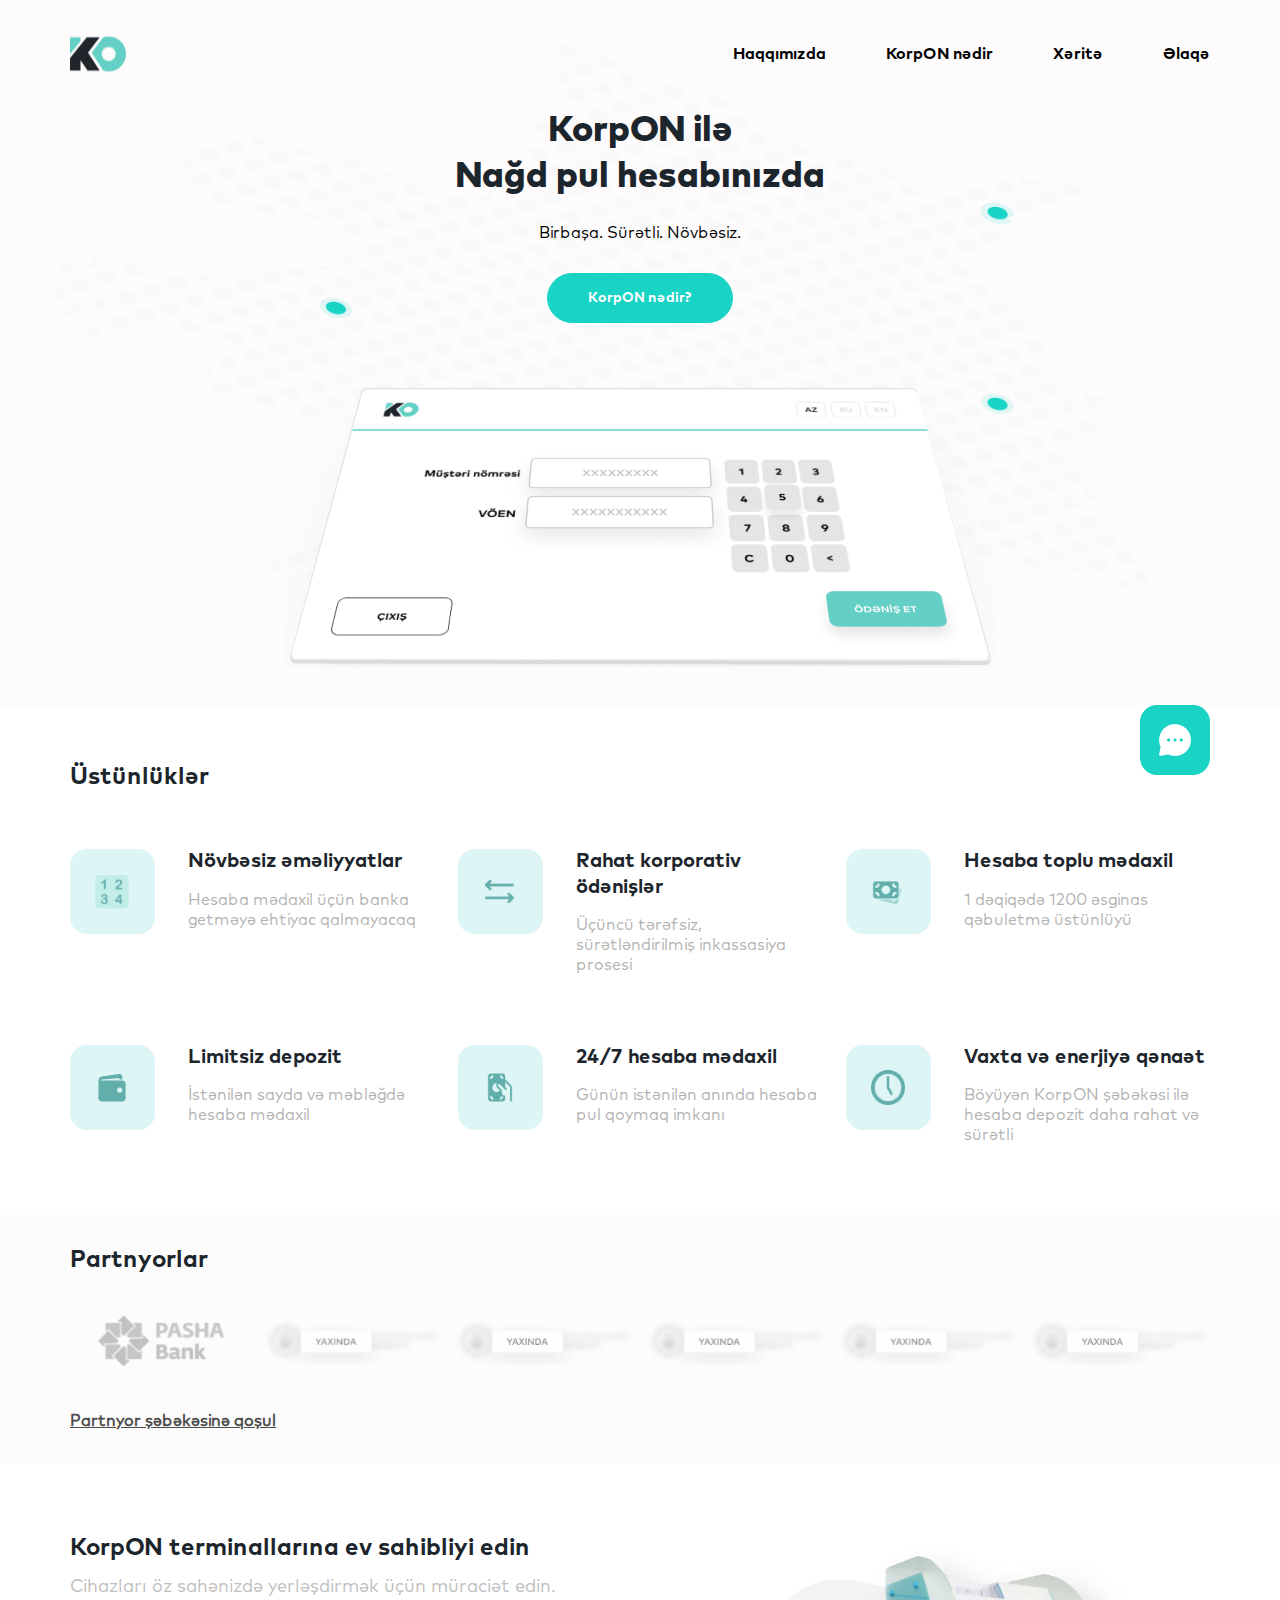
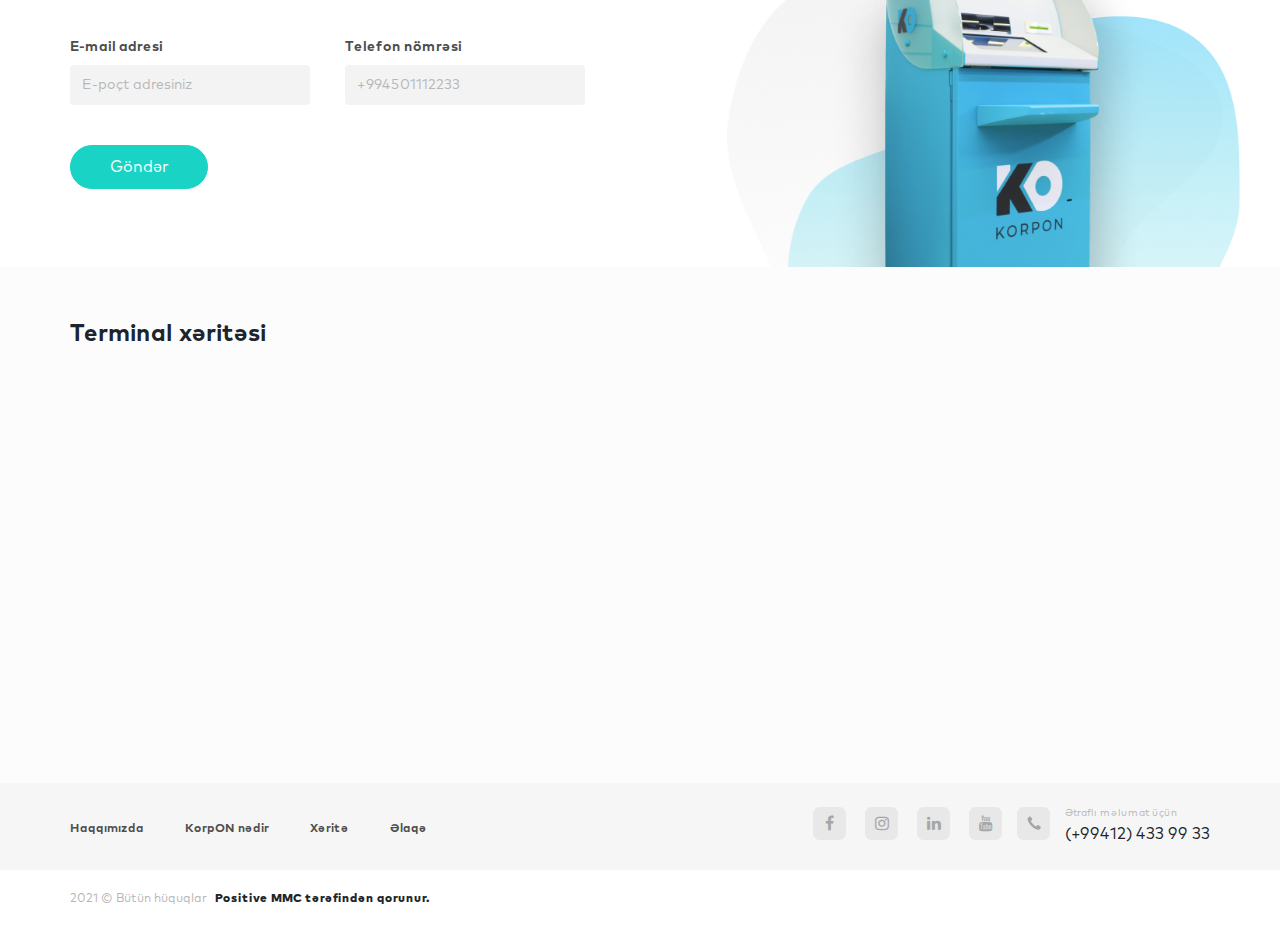
<file: index.html>
<!DOCTYPE html>
<html lang="en">

<head>
  <script>(function (w, d, s, l, i) {
      w[l] = w[l] || []; w[l].push({
        'gtm.start':
          new Date().getTime(), event: 'gtm.js'
      }); var f = d.getElementsByTagName(s)[0],
        j = d.createElement(s), dl = l != 'dataLayer' ? '&l=' + l : ''; j.async = true; j.src =
          'https://www.googletagmanager.com/gtm.js?id=' + i + dl; f.parentNode.insertBefore(j, f);
    })(window, document, 'script', 'dataLayer', 'GTM-WRL2KD8');</script>
  <meta charset="UTF-8" />
  <meta http-equiv="X-UA-Compatible" content="IE=edge" />
  <meta name="viewport" content="width=device-width, initial-scale=1.0" />
  <meta http-equiv="Content-Security-Policy" content="upgrade-insecure-requests">
  <title>KorpOn</title>
  <link rel="icon" type="image/x-icon" href="./assets/images/logo.svg" />
  <link rel="stylesheet" href="./assets/styles/global.css" />
  <link rel="stylesheet" href="./assets/styles/home.css" />
  <link rel="stylesheet" href="./assets/bootstrap/bootstrap.min.css" />
  <!-- owl carousel -->
  <link rel="stylesheet" href="./assets/owl-carousel/owl.carousel.min.css" />
  <link rel="stylesheet" href="./assets/owl-carousel/owl.theme.default.min.css" />
  <!-- font awesome -->
  <link rel="stylesheet" href="https://cdnjs.cloudflare.com/ajax/libs/font-awesome/4.7.0/css/font-awesome.min.css" />
</head>

<body>
  <noscript><iframe src="https://www.googletagmanager.com/ns.html?id=GTM-WRL2KD8" height="0" width="0"
      style="display:none;visibility:hidden"></iframe></noscript>
  <div class="mobile_menu">
    <div class="menu_header">
      <div class="logo">
        <a href="./index.html">
          <img src="./assets/images/mobile-menu/logo.png" alt="" />
        </a>
      </div>
      <div class="bar_icon">
        <img src="./assets/images/mobile-menu/Group.png" alt="" />
      </div>
    </div>
    <div class="menu_body">
      <nav>
        <ul>
          <li><a href="./about.html">Haqqımızda</a></li>
          <li><a href="./korpOn.html">KorpON nədir</a></li>
          <li><a href="./map.html">Xəritə</a></li>
          <li><a href="./contact.html">Əlaqə</a></li>
        </ul>
      </nav>
    </div>
  </div>

  <section class="header_and_map">
    <header>
      <div class="header_container">
        <div>
          <div class="logo">
            <a href="./index.html">
              <img src="./assets/images/logo.svg" alt="" />
            </a>
          </div>
          <nav>
            <ul>
              <li><a href="./about.html">Haqqımızda</a></li>
              <li><a href="./korpOn.html">KorpON nədir</a></li>
              <li><a href="./map.html">Xəritə</a></li>
              <li><a href="./contact.html">Əlaqə</a></li>
            </ul>
          </nav>
        </div>
      </div>
    </header>
    <div class="map_container">
      <h1 class="title title_large">
        KorpON ilə <br /> Nağd pul hesabınızda
      </h1>
      <p class="font_16">Birbaşa. Sürətli. Növbəsiz.</p>
      <button class="button button_primary font_14">
        <a href="./korpOn.html">KorpON nədir?</a>
      </button>
      <div class="example_image">
        <img src="./assets/images/payment.png" alt="" />
      </div>
    </div>
  </section>

  <section class="advantages">
    <h2>Üstünlüklər</h2>
    <div class="row advantages_items">
      <div class="col-xl-4 col-md-6 col-12">
        <div class="advantages_item_box">
          <div class="item_img">
            <img src="./assets/images/advantages/emojione-v1_input-numbers.png" alt="" />
          </div>
          <div class="item_content">
            <span class="content_title">Növbəsiz əməliyyatlar</span>
            <span class="content_text font_16">Hesaba mədaxil üçün banka getməyə ehtiyac qalmayacaq</span>
          </div>
        </div>
      </div>
      <div class="col-xl-4 col-md-6 col-12">
        <div class="advantages_item_box">
          <div class="item_img">
            <img src="./assets/images/advantages/odenis.png" alt="" />
          </div>
          <div class="item_content">
            <span class="content_title">Rahat korporativ ödənişlər</span>
            <span class="content_text font_16">Üçüncü tərəfsiz, sürətləndirilmiş inkassasiya prosesi</span>
          </div>
        </div>
      </div>
      <div class="col-xl-4 col-md-6 col-12">
        <div class="advantages_item_box">
          <div class="item_img">
            <img src="./assets/images/advantages/fluent_money-16-filled.png" alt="" />
          </div>
          <div class="item_content">
            <span class="content_title">Hesaba toplu mədaxil</span>
            <span class="content_text font_16">1 dəqiqədə 1200 əsginas qəbuletmə üstünlüyü</span>
          </div>
        </div>
      </div>
      <div class="col-xl-4 col-md-6 col-12">
        <div class="advantages_item_box">
          <div class="item_img">
            <img src="./assets/images/advantages/entypo_wallet.png" alt="" />
          </div>
          <div class="item_content">
            <span class="content_title">Limitsiz depozit</span>
            <span class="content_text font_16">İstənilən sayda və məbləğdə hesaba mədaxil</span>
          </div>
        </div>
      </div>
      <div class="col-xl-4 col-md-6 col-12">
        <div class="advantages_item_box">
          <div class="item_img">
            <img src="./assets/images/advantages/fluent_money-hand-20-filled.png" alt="" />
          </div>
          <div class="item_content">
            <span class="content_title">24/7 hesaba mədaxil</span>
            <span class="content_text font_16">Günün istənilən anında hesaba pul qoymaq imkanı</span>
          </div>
        </div>
      </div>
      <div class="col-xl-4 col-md-6 col-12">
        <div class="advantages_item_box">
          <div class="item_img">
            <img src="./assets/images/advantages/wi_time-5.png" alt="" />
          </div>
          <div class="item_content">
            <span class="content_title">Vaxta və enerjiyə qənaət</span>
            <span class="content_text font_16">Böyüyən KorpON şəbəkəsi ilə hesaba depozit daha rahat və
              sürətli</span>
          </div>
        </div>
      </div>
    </div>
  </section>

  <section class="partners">
    <h2>Partnyorlar</h2>
    <div class="owl-carousel owl-theme">
      <div class="item">
        <img src="./assets/images/partners/image 1.png" alt="" />
      </div>
      <div class="item">
        <img src="./assets/images/partners/soon.png" alt="" />
      </div>
      <div class="item">
        <img src="./assets/images/partners/soon.png" alt="" />
      </div>
      <div class="item">
        <img src="./assets/images/partners/soon.png" alt="" />
      </div>
      <div class="item">
        <img src="./assets/images/partners/soon.png" alt="" />
      </div>
      <div class="item">
        <img src="./assets/images/partners/soon.png" alt="" />
      </div>
      <div class="item">
        <img src="./assets/images/partners/soon.png" alt="" />
      </div>
    </div>
    <div>
      <a href="./contact.html" class="font_16">
        Partnyor şəbəkəsinə qoşul
      </a>
    </div>
  </section>

  <section class="terminal_form">
    <div class="form_content">
      <h2>KorpON terminallarına ev sahibliyi edin</h2>
      <div class="form_body">
        <p>Cihazları öz sahənizdə yerləşdirmək üçün müraciət edin.</p>
        <form class="requires-validation" id="terminalForm" novalidate>
          <div>
            <div class="form_item">
              <label for="email">E-mail adresi</label>
              <input type="email" name="email" placeholder="E-poçt adresiniz" required id="email" />
              <div class="invalid-feedback">
                Zəhmət olmasa e-maili düzgün daxil edin
              </div>
            </div>
            <div class="form_item">
              <label for="phone">Telefon nömrəsi</label>
              <input type="tel" name="phone" placeholder="+994501112233" required id="phone" maxlength="13"
                minlength="13" pattern="[+]{1}[0-9]{3}[0-9]{2}[0-9]{3}[0-9]{2}[0-9]{2}" />
              <div class="invalid-feedback">
                Zəhmət olmasa nömrəni düzgün daxil edin
              </div>
            </div>
          </div>
          <button type="submit" class="button button_primary">
            Göndər
          </button>
        </form>
      </div>
      <div class="success">
        <img src="./assets/images/Frame 60.png" alt="" />
        <h5>Təşəkkürlər. Mesajınız göndərildi!</h5>
        <p>Tezliklə sizinlə əlaqə saxlayacağıq.</p>
      </div>
    </div>
    <div class="section_img">
      <img src="./assets/images/terminal.png" alt="" />
    </div>
  </section>

  <section class="map">
    <h2>Terminal xəritəsi</h2>
    <div class="map_content">
      <iframe src="https://www.google.com/maps/d/embed?mid=1DtOwqtjMpKvHnkpcahzg5hGxBVSshskC&ehbc=2E312F" width="100%"
        height="382"></iframe>
    </div>
  </section>

  <footer>
    <div class="primary_footer">
      <nav>
        <ul>
          <li><a href="./about.html">Haqqımızda</a></li>
          <li><a href="./korpOn.html">KorpON nədir</a></li>
          <li><a href="./map.html">Xəritə</a></li>
          <li><a href="./contact.html">Əlaqə</a></li>
        </ul>
      </nav>
      <div class="contact_section">
        <div class="social_icons">
          <a href="https://www.facebook.com/korpon.az" target="_blank">
            <i class="fa fa-facebook"></i>
          </a>
          <a href="https://www.instagram.com/korpon.az/" target="_blank">
            <i class="fa fa-instagram"></i>
          </a>
          <a href="https://www.linkedin.com/company/korpon/?viewAsMember=true" target="_blank">
            <i class="fa fa-linkedin"></i>
          </a>
          <a href="https://www.youtube.com/channel/UC012WGI1fCRIuEbvktmoBwA" target="_blank">
            <i class="fa fa-youtube"></i>
          </a>
        </div>
        <div class="phone">
          <a href="https://wa.me/994994339933" target="_blank">
            <img src="./assets/images/social-icons/phone-icon.png" alt="" />
          </a>
          <div>
            <span>Ətraflı məlumat üçün</span>
            <span>(+99412) 433 99 33</span>
          </div>
        </div>
      </div>
    </div>
    <div class="secondary_footer">
      <span>
        2021 © Bütün hüquqlar
      </span>
      <span>
        Positive MMC tərəfindən qorunur.
      </span>
    </div>
  </footer>

  <div class="message-icon">
    <a href="https://wa.me/994994339933" target="_blank">
      <img src="./assets/images/message-icon.png" alt="" />
    </a>
  </div>

  <script src="https://cdnjs.cloudflare.com/ajax/libs/popper.js/1.12.9/umd/popper.min.js"
    integrity="sha384-ApNbgh9B+Y1QKtv3Rn7W3mgPxhU9K/ScQsAP7hUibX39j7fakFPskvXusvfa0b4Q"
    crossorigin="anonymous"></script>
  <script src="./assets/bootstrap/bootstrap.min.js"></script>
  <script src="./assets/jquery/jquery.min.js"></script>
  <script src="./assets/owl-carousel/owl.carousel.min.js"></script>
  <script src="./assets/js/carousel.js"></script>
  <script src="./assets/js/main.js"></script>
  <script src="./assets/js/terminalForm.js"></script>
</body>

</html>
</file>
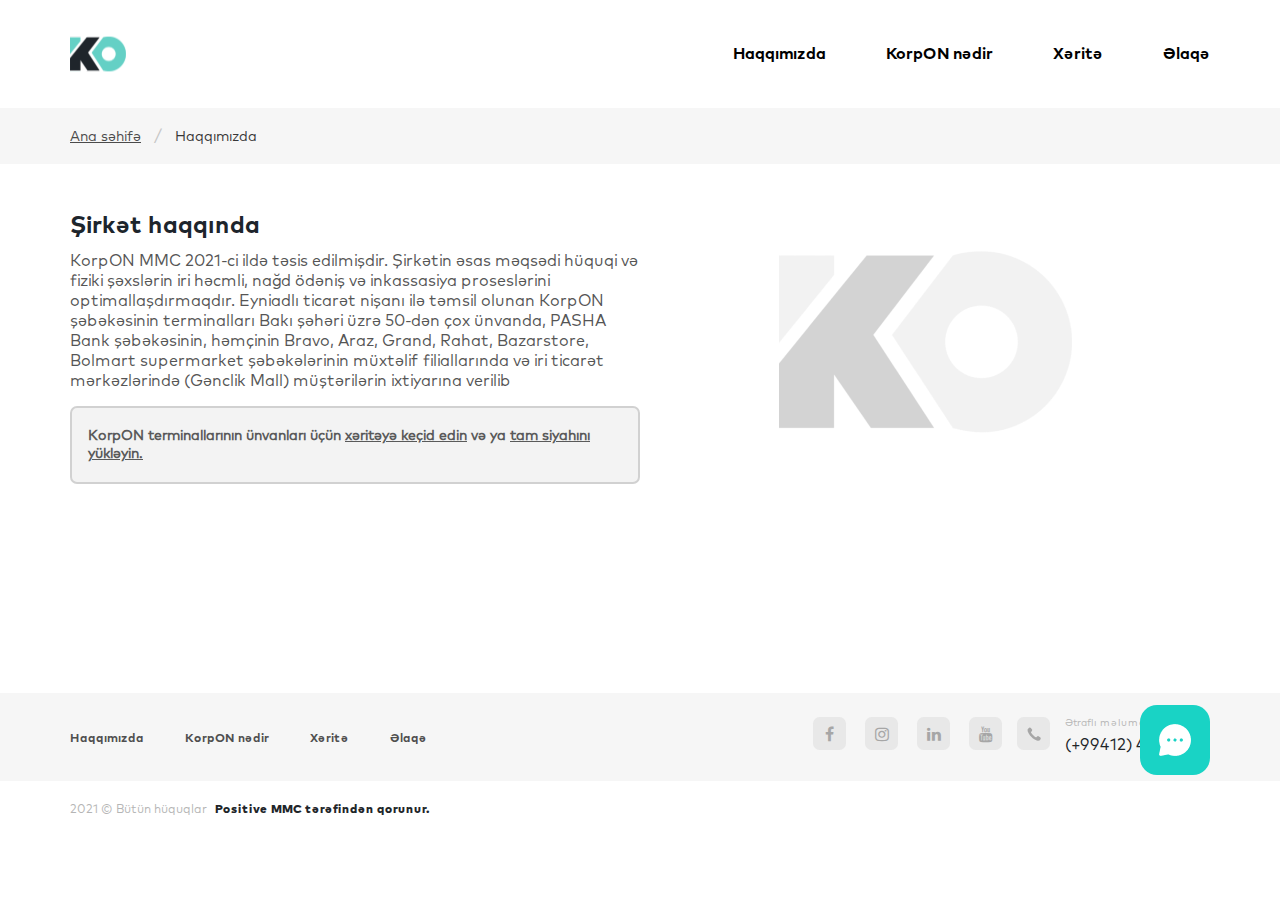
<file: about.html>
<!DOCTYPE html>
<html lang="en">

<head>
    <script>
        (function (w, d, s, l, i) {
            w[l] = w[l] || [];
            w[l].push({
                "gtm.start": new Date().getTime(),
                event: "gtm.js",
            });
            var f = d.getElementsByTagName(s)[0],
                j = d.createElement(s),
                dl = l != "dataLayer" ? "&l=" + l : "";
            j.async = true;
            j.src = "https://www.googletagmanager.com/gtm.js?id=" + i + dl;
            f.parentNode.insertBefore(j, f);
        })(window, document, "script", "dataLayer", "GTM-WRL2KD8");
    </script>
    <meta charset="UTF-8" />
    <meta http-equiv="X-UA-Compatible" content="IE=edge" />
    <meta name="viewport" content="width=device-width, initial-scale=1.0" />
    <title>KorpOn</title>
    <link rel="icon" type="image/x-icon" href="./assets/images/logo.svg" />
    <link rel="stylesheet" href="./assets/styles/global.css" />
    <link rel="stylesheet" href="./assets/styles/about.css" />
    <link rel="stylesheet" href="./assets/bootstrap/bootstrap.min.css" />
    <!-- font awesome -->
    <link rel="stylesheet" href="https://cdnjs.cloudflare.com/ajax/libs/font-awesome/4.7.0/css/font-awesome.min.css" />
</head>

<body>
    <noscript><iframe src="https://www.googletagmanager.com/ns.html?id=GTM-WRL2KD8" height="0" width="0"
            style="display: none; visibility: hidden"></iframe></noscript>
    <header>
        <div class="header_container">
            <div>
                <div class="logo">
                    <a href="./index.html">
                        <img src="./assets/images/logo.svg" alt="" />
                    </a>
                </div>
                <nav>
                    <ul>
                        <li><a href="./about.html">Haqqımızda</a></li>
                        <li><a href="./korpOn.html">KorpON nədir</a></li>
                        <li><a href="./map.html">Xəritə</a></li>
                        <li><a href="./contact.html">Əlaqə</a></li>
                    </ul>
                </nav>
            </div>
        </div>
    </header>

    <div class="mobile_menu">
        <div class="menu_header">
            <div class="logo">
                <a href="./index.html">
                    <img src="./assets/images/mobile-menu/logo.png" alt="" />
                </a>
            </div>
            <div class="bar_icon">
                <img src="./assets/images/mobile-menu/Group.png" alt="" />
            </div>
        </div>
        <div class="menu_body">
            <nav>
                <ul>
                    <li><a href="./about.html">Haqqımızda</a></li>
                    <li><a href="./korpOn.html">KorpON nədir</a></li>
                    <li><a href="./map.html">Xəritə</a></li>
                    <li><a href="./contact.html">Əlaqə</a></li>
                </ul>
            </nav>
        </div>
    </div>

    <section class="about_us">
        <div class="navigation_tab">
            <a href="./index.html" class="font_14">Ana səhifə</a>
            <span class="slash">/</span>
            <span class="font_14">Haqqımızda</span>
        </div>

        <div class="about_content">
            <div class="about_text">
                <h2>Şirkət haqqında</h2>
                <p class="font_16">
                    KorpON MMC 2021-ci ildə təsis edilmişdir. Şirkətin əsas məqsədi
                    hüquqi və fiziki şəxslərin iri həcmli, nağd ödəniş və inkassasiya
                    proseslərini optimallaşdırmaqdır. Eyniadlı ticarət nişanı ilə təmsil
                    olunan KorpON şəbəkəsinin terminalları Bakı şəhəri üzrə 50-dən çox
                    ünvanda, PASHA Bank şəbəkəsinin, həmçinin Bravo, Araz, Grand, Rahat,
                    Bazarstore, Bolmart supermarket şəbəkələrinin müxtəlif filiallarında
                    və iri ticarət mərkəzlərində (Gənclik Mall) müştərilərin ixtiyarına
                    verilib
                </p>
                <div class="terminals font_14">
                    KorpON terminallarının ünvanları üçün
                    <a href="./map.html" class="font_14" target="_blank">xəritəyə keçid edin</a>
                    və ya
                    <a href="" class="font_14" download>tam siyahını yükləyin.</a>
                </div>
            </div>
            <div class="korpon_logo">
                <img src="./assets/images/large-logo.png" alt="" />
            </div>
        </div>
    </section>

    <footer>
        <div class="primary_footer">
            <nav>
                <ul>
                    <li><a href="./about.html">Haqqımızda</a></li>
                    <li><a href="./korpOn.html">KorpON nədir</a></li>
                    <li><a href="./map.html">Xəritə</a></li>
                    <li><a href="./contact.html">Əlaqə</a></li>
                </ul>
            </nav>
            <div class="contact_section">
                <div class="social_icons">
                    <a href="https://www.facebook.com/korpon.az" target="_blank">
                        <i class="fa fa-facebook"></i>
                    </a>
                    <a href="https://www.instagram.com/korpon.az/" target="_blank">
                        <i class="fa fa-instagram"></i>
                    </a>
                    <a href="https://www.linkedin.com/company/korpon/?viewAsMember=true" target="_blank">
                        <i class="fa fa-linkedin"></i>
                    </a>
                    <a href="https://www.youtube.com/channel/UC012WGI1fCRIuEbvktmoBwA" target="_blank">
                        <i class="fa fa-youtube"></i>
                    </a>
                </div>
                <div class="phone">
                    <a href="https://wa.me/994994339933" target="_blank">
                        <img src="./assets/images/social-icons/phone-icon.png" alt="" />
                    </a>
                    <div>
                        <span>Ətraflı məlumat üçün</span>
                        <span>(+99412) 433 99 33</span>
                    </div>
                </div>
            </div>
        </div>
        <div class="secondary_footer">
            <span> 2021 © Bütün hüquqlar </span>
            <span> Positive MMC tərəfindən qorunur. </span>
        </div>
    </footer>

    <div class="message-icon">
        <a href="https://wa.me/994994339933" target="_blank">
            <img src="./assets/images/message-icon.png" alt="" />
        </a>
    </div>

    <script src="./assets/bootstrap/bootstrap.min.js"></script>
    <script src="./assets/jquery/jquery.min.js"></script>
    <script src="./assets/js/main.js"></script>
</body>

</html>
</file>
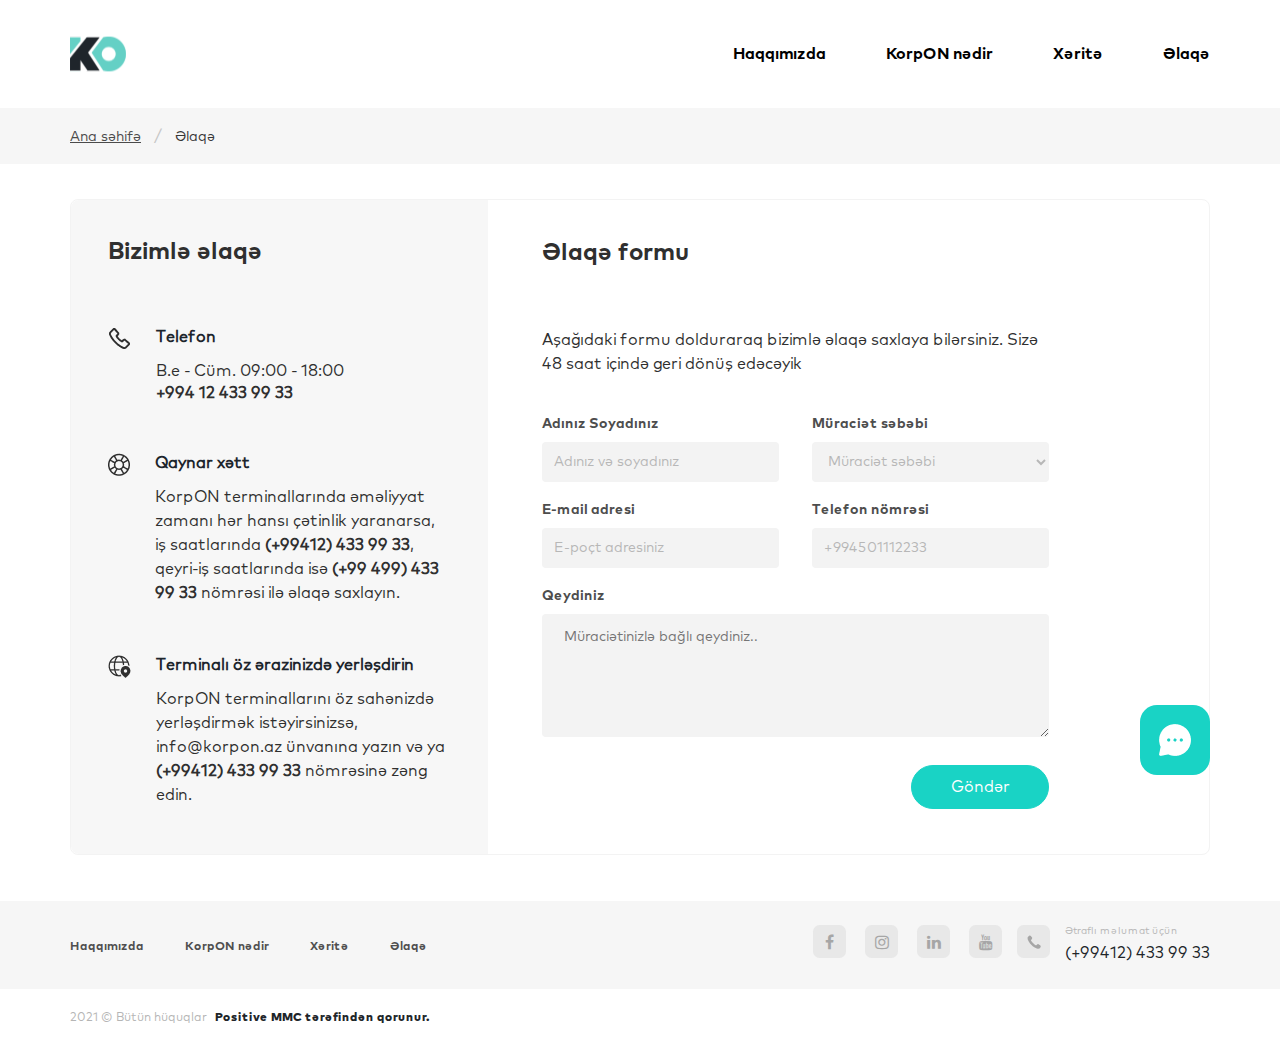
<file: contact.html>
<!DOCTYPE html>
<html lang="en">

<head>
    <script>(function (w, d, s, l, i) {
            w[l] = w[l] || []; w[l].push({
                'gtm.start':
                    new Date().getTime(), event: 'gtm.js'
            }); var f = d.getElementsByTagName(s)[0],
                j = d.createElement(s), dl = l != 'dataLayer' ? '&l=' + l : ''; j.async = true; j.src =
                    'https://www.googletagmanager.com/gtm.js?id=' + i + dl; f.parentNode.insertBefore(j, f);
        })(window, document, 'script', 'dataLayer', 'GTM-WRL2KD8');</script>
    <meta charset="UTF-8" />
    <meta http-equiv="X-UA-Compatible" content="IE=edge" />
    <meta name="viewport" content="width=device-width, initial-scale=1.0" />
    <meta http-equiv="Content-Security-Policy" content="upgrade-insecure-requests">
    <title>KorpOn</title>
    <link rel="icon" type="image/x-icon" href="./assets/images/logo.svg" />
    <link rel="stylesheet" href="./assets/styles/global.css" />
    <link rel="stylesheet" href="./assets/styles/contact.css" />
    <link rel="stylesheet" href="./assets/bootstrap/bootstrap.min.css" />
    <!-- font awesome -->
    <link rel="stylesheet" href="https://cdnjs.cloudflare.com/ajax/libs/font-awesome/4.7.0/css/font-awesome.min.css" />
</head>

<body>
    <noscript><iframe src="https://www.googletagmanager.com/ns.html?id=GTM-WRL2KD8" height="0" width="0"
            style="display:none;visibility:hidden"></iframe></noscript>

    <header>
        <div class="header_container">
            <div>
                <div class="logo">
                    <a href="./index.html">
                        <img src="./assets/images/logo.svg" alt="" />
                    </a>
                </div>
                <nav>
                    <ul>
                        <li><a href="./about.html">Haqqımızda</a></li>
                        <li><a href="./korpOn.html">KorpON nədir</a></li>
                        <li><a href="./map.html">Xəritə</a></li>
                        <li><a href="./contact.html">Əlaqə</a></li>
                    </ul>
                </nav>
            </div>
        </div>
    </header>

    <div class="mobile_menu">
        <div class="menu_header">
            <div class="logo">
                <a href="./index.html">
                    <img src="./assets/images/mobile-menu/logo.png" alt="" />
                </a>
            </div>
            <div class="bar_icon">
                <img src="./assets/images/mobile-menu/Group.png" alt="" />
            </div>
        </div>
        <div class="menu_body">
            <nav>
                <ul>
                    <li><a href="./about.html">Haqqımızda</a></li>
                    <li><a href="./korpOn.html">KorpON nədir</a></li>
                    <li><a href="./map.html">Xəritə</a></li>
                    <li><a href="./contact.html">Əlaqə</a></li>
                </ul>
            </nav>
        </div>
    </div>

    <div class="navigation_tab">
        <a href="./index.html" class="font_14">Ana səhifə</a>
        <span class="slash">/</span>
        <span class="font_14">Əlaqə</span>
    </div>
    <section class="contact">
        <div class="contact_content">
            <div class="sidebar">
                <h2>
                    Bizimlə əlaqə
                </h2>
                <div class="sidebar_item font_16">
                    <div class="item_icon">
                        <img src="./assets/images/contact_icons/Vector (Stroke).png" alt="" />
                    </div>
                    <div class="item_body">
                        <span class="title">Telefon</span>
                        <span class="text">B.e - Cüm. 09:00 - 18:00</span>
                        <span><b>+994 12 433 99 33</b></span>
                    </div>
                </div>
                <div class="sidebar_item font_16">
                    <div class="item_icon">
                        <img src="./assets/images/contact_icons/Union.png" alt="" />
                    </div>
                    <div class="item_body">
                        <span class="title">Qaynar xətt</span>
                        <span class="text">KorpON terminallarında əməliyyat zamanı hər hansı çətinlik
                            yaranarsa, iş saatlarında <b>(+99412) 433 99 33</b>, qeyri-iş
                            saatlarında isə <b>(+99 499) 433 99 33</b> nömrəsi ilə əlaqə
                            saxlayın.
                        </span>
                    </div>
                </div>
                <div class="sidebar_item font_16">
                    <div class="item_icon">
                        <img src="./assets/images/contact_icons/Vector.png" alt="" />
                    </div>
                    <div class="item_body">
                        <span class="title">Terminalı öz ərazinizdə yerləşdirin</span>
                        <span class="text">KorpON terminallarını öz sahənizdə yerləşdirmək istəyirsinizsə,
                            info@korpon.az ünvanına yazın və ya
                            <b>(+99412) 433 99 33</b> nömrəsinə zəng edin.
                        </span>
                    </div>
                </div>
            </div>
            <div class="contact_form">
                <h2>Əlaqə formu</h2>
                <div class="form_body">
                    <p>
                        Aşağıdaki formu dolduraraq bizimlə əlaqə saxlaya bilərsiniz. Sizə 48 saat içində geri dönüş
                        edəcəyik
                    </p>
                    <form class="requires-validation" id="contactForm" novalidate>
                        <div>
                            <div class="form_item">
                                <label for="name">Adınız Soyadınız</label>
                                <input type="text" name="fullName" id="fullName" placeholder="Adınız və soyadınız"
                                    required />
                                <div class="invalid-feedback">
                                    Zəhmət olmasa ad, soyadı daxil edin
                                </div>
                            </div>
                            <div class="form_item">
                                <label for="applicationReason">Müraciət səbəbi</label>
                                <select required id="applicationReason">
                                    <option value="" disabled selected hidden>Müraciət səbəbi</option>
                                    <option value="">Korporativ əlaqələr</option>
                                    <option value="">Terminal yerləşdirilməsi</option>
                                    <option value="">Texniki çətinlik</option>
                                </select>
                                <div class="invalid-feedback">
                                    Zəhmət olmasa müraciət səbəbini seçin
                                </div>
                            </div>
                            <div class="form_item">
                                <label for="email">E-mail adresi</label>
                                <input type="email" name="email" id="email" placeholder="E-poçt adresiniz" required />
                                <div class="invalid-feedback">
                                    Zəhmət olmasa e-maili düzgün daxil edin
                                </div>
                            </div>
                            <div class="form_item">
                                <label for="phone">Telefon nömrəsi</label>
                                <input type="phone" name="phone" id="phone" placeholder="+994501112233" required
                                    maxlength="13" minlength="13"
                                    pattern="[+]{1}[0-9]{3}[0-9]{2}[0-9]{3}[0-9]{2}[0-9]{2}" />
                                <div class="invalid-feedback">
                                    Zəhmət olmasa nömrəni düzgün daxil edin
                                </div>
                            </div>
                        </div>
                        <div class="textarea_box">
                            <div class="form_item">
                                <label for="note">Qeydiniz</label>
                                <textarea name="note" id="note" cols="30" rows="10"
                                    placeholder="Müraciətinizlə bağlı qeydiniz.."></textarea>
                            </div>
                        </div>
                        <div class="d-flex justify-content-end">
                            <button class="button button_primary">Göndər</button>
                        </div>
                    </form>
                </div>
                <div class="success">
                    <img src="./assets/images/Frame 60.png" alt="" />
                    <h5>Təşəkkürlər. Mesajınız göndərildi!</h5>
                    <p>Tezliklə sizinlə əlaqə saxlayacağıq.</p>
                </div>
            </div>
        </div>
    </section>

    <footer>
        <div class="primary_footer">
            <nav>
                <ul>
                    <li><a href="./about.html">Haqqımızda</a></li>
                    <li><a href="./korpOn.html">KorpON nədir</a></li>
                    <li><a href="./map.html">Xəritə</a></li>
                    <li><a href="./contact.html">Əlaqə</a></li>
                </ul>
            </nav>
            <div class="contact_section">
                <div class="social_icons">
                    <a href="https://www.facebook.com/korpon.az" target="_blank">
                        <i class="fa fa-facebook"></i>
                    </a>
                    <a href="https://www.instagram.com/korpon.az/" target="_blank">
                        <i class="fa fa-instagram"></i>
                    </a>
                    <a href="https://www.linkedin.com/company/korpon/?viewAsMember=true" target="_blank">
                        <i class="fa fa-linkedin"></i>
                    </a>
                    <a href="https://www.youtube.com/channel/UC012WGI1fCRIuEbvktmoBwA" target="_blank">
                        <i class="fa fa-youtube"></i>
                    </a>
                </div>
                <div class="phone">
                    <a href="https://wa.me/994994339933" target="_blank">
                        <img src="./assets/images/social-icons/phone-icon.png" alt="" />
                    </a>
                    <div>
                        <span>Ətraflı məlumat üçün</span>
                        <span>(+99412) 433 99 33</span>
                    </div>
                </div>
            </div>
        </div>
        <div class="secondary_footer">
            <span>
                2021 © Bütün hüquqlar
            </span>
            <span>
                Positive MMC tərəfindən qorunur.
            </span>
        </div>
    </footer>

    <div class="message-icon">
        <a href="https://wa.me/994994339933" target="_blank">
            <img src="./assets/images/message-icon.png" alt="" />
        </a>
    </div>

    <script src="./assets/bootstrap/bootstrap.min.js"></script>
    <script src="./assets/jquery/jquery.min.js"></script>
    <script src="./assets/js/main.js"></script>
    <script src="/assets/js/contactForm.js"></script>
</body>

</html>
</file>
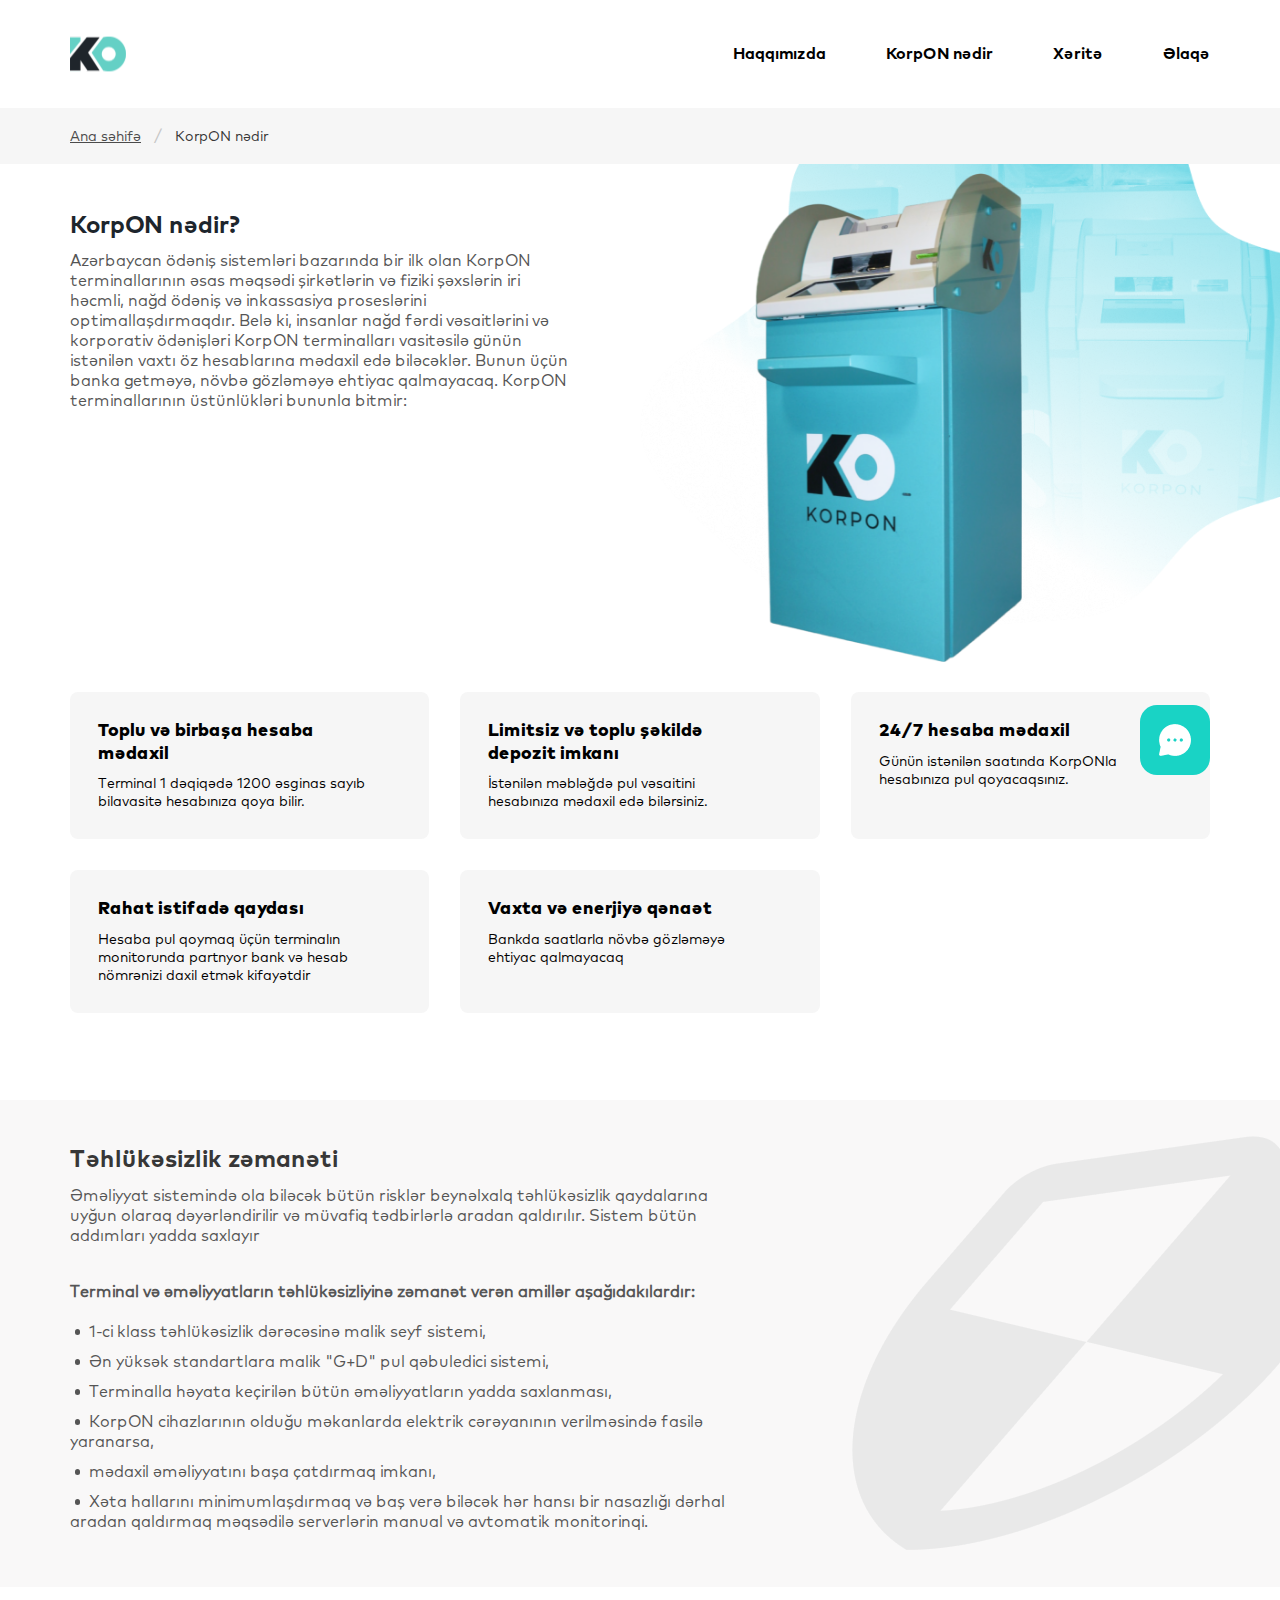
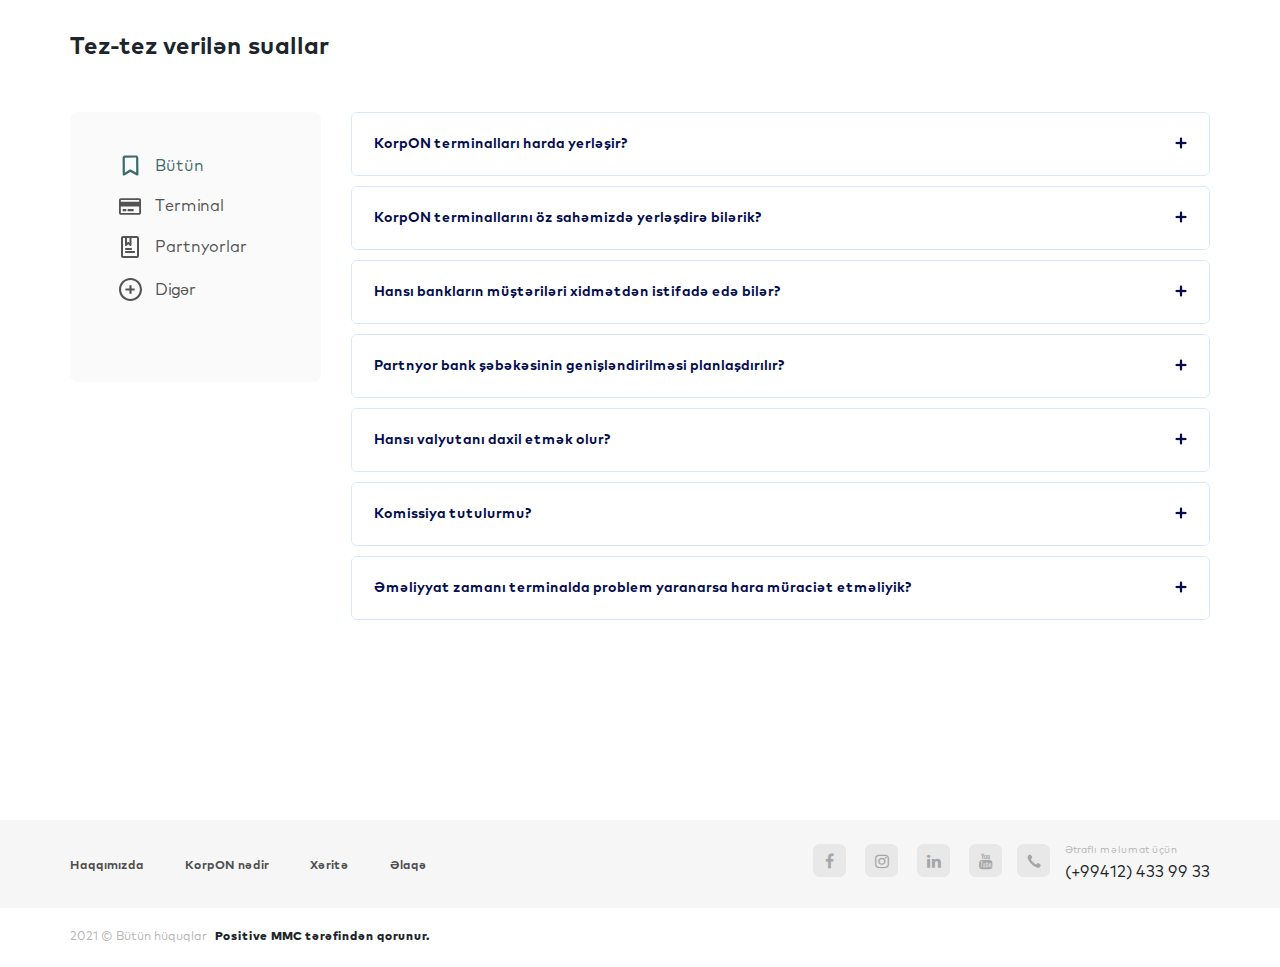
<file: korpOn.html>
<!DOCTYPE html>
<html lang="en">

<head>
    <script>(function (w, d, s, l, i) {
            w[l] = w[l] || []; w[l].push({
                'gtm.start':
                    new Date().getTime(), event: 'gtm.js'
            }); var f = d.getElementsByTagName(s)[0],
                j = d.createElement(s), dl = l != 'dataLayer' ? '&l=' + l : ''; j.async = true; j.src =
                    'https://www.googletagmanager.com/gtm.js?id=' + i + dl; f.parentNode.insertBefore(j, f);
        })(window, document, 'script', 'dataLayer', 'GTM-WRL2KD8');</script>
    <meta charset="UTF-8" />
    <meta http-equiv="X-UA-Compatible" content="IE=edge" />
    <meta name="viewport" content="width=device-width, initial-scale=1.0" />
    <title>KorpOn</title>
    <link rel="icon" type="image/x-icon" href="./assets/images/logo.svg" />
    <link rel="stylesheet" href="./assets/styles/global.css" />
    <link rel="stylesheet" href="./assets/styles/whatIsKorpon.css" />
    <link rel="stylesheet" href="./assets/bootstrap/bootstrap.min.css" />
    <!-- font awesome -->
    <link rel="stylesheet" href="https://cdnjs.cloudflare.com/ajax/libs/font-awesome/4.7.0/css/font-awesome.min.css" />
</head>

<body>
    <noscript><iframe src="https://www.googletagmanager.com/ns.html?id=GTM-WRL2KD8" height="0" width="0"
            style="display:none;visibility:hidden"></iframe></noscript>
    <header>
        <div class="header_container">
            <div>
                <div class="logo">
                    <a href="./index.html">
                        <img src="./assets/images/logo.svg" alt="" />
                    </a>
                </div>
                <nav>
                    <ul>
                        <li><a href="./about.html">Haqqımızda</a></li>
                        <li><a href="./korpOn.html">KorpON nədir</a></li>
                        <li><a href="./map.html">Xəritə</a></li>
                        <li><a href="./contact.html">Əlaqə</a></li>
                    </ul>
                </nav>
            </div>
        </div>
    </header>

    <div class="mobile_menu">
        <div class="menu_header">
            <div class="logo">
                <a href="./index.html">
                    <img src="./assets/images/mobile-menu/logo.png" alt="" />
                </a>
            </div>
            <div class="bar_icon">
                <img src="./assets/images/mobile-menu/Group.png" alt="" />
            </div>
        </div>
        <div class="menu_body">
            <nav>
                <ul>
                    <li><a href="./about.html">Haqqımızda</a></li>
                    <li><a href="./korpOn.html">KorpON nədir</a></li>
                    <li><a href="./map.html">Xəritə</a></li>
                    <li><a href="./contact.html">Əlaqə</a></li>
                </ul>
            </nav>
        </div>
    </div>

    <div class="navigation_tab">
        <a href="./index.html" class="font_14">Ana səhifə</a>
        <span class="slash">/</span>
        <span class="font_14">KorpON nədir</span>
    </div>
    <section class="about_korpon">
        <div class="about_content">
            <div class="about_text">
                <h2>KorpON nədir?</h2>
                <p class="font_16">
                    Azərbaycan ödəniş sistemləri bazarında bir ilk olan KorpON terminallarının əsas məqsədi şirkətlərin
                    və fiziki şəxslərin iri həcmli, nağd ödəniş və inkassasiya proseslərini optimallaşdırmaqdır. Belə
                    ki, insanlar nağd fərdi vəsaitlərini və korporativ ödənişləri
                    KorpON terminalları vasitəsilə günün istənilən vaxtı öz hesablarına mədaxil edə biləcəklər. Bunun
                    üçün banka getməyə, növbə gözləməyə ehtiyac qalmayacaq. KorpON terminallarının üstünlükləri bununla
                    bitmir:
                </p>
            </div>
            <div class="terminal_bg">
                <img src="./assets/images/terminal-bg.png" alt="" />
            </div>
        </div>

        <div class="cards_container">
            <div class="card">
                <span class="card_title">Toplu və birbaşa hesaba mədaxil</span>
                <span class="card_body font_14">Terminal 1 dəqiqədə 1200 əsginas sayıb bilavasitə hesabınıza qoya
                    bilir.</span>
            </div>
            <div class="card">
                <span class="card_title">Limitsiz və toplu şəkildə depozit imkanı</span>
                <span class="card_body font_14">İstənilən məbləğdə pul vəsaitini hesabınıza mədaxil edə
                    bilərsiniz.</span>
            </div>
            <div class="card">
                <span class="card_title">24/7 hesaba mədaxil</span>
                <span class="card_body font_14">Günün istənilən saatında KorpONla hesabınıza pul
                    qoyacaqsınız.</span>
            </div>
            <div class="card">
                <span class="card_title">Rahat istifadə qaydası</span>
                <span class="card_body font_14">Hesaba pul qoymaq üçün terminalın monitorunda partnyor bank və
                    hesab nömrənizi daxil etmək kifayətdir</span>
            </div>
            <div class="card">
                <span class="card_title">Vaxta və enerjiyə qənaət</span>
                <span class="card_body font_14">Bankda saatlarla növbə gözləməyə ehtiyac qalmayacaq
                </span>
            </div>
        </div>
    </section>

    <section class="security_guarantee">
        <div class="security_content font_16">
            <h2>Təhlükəsizlik zəmanəti</h2>
            <p>
                Əməliyyat sistemində ola biləcək bütün risklər beynəlxalq təhlükəsizlik qaydalarına uyğun olaraq
                dəyərləndirilir və müvafiq tədbirlərlə aradan qaldırılır. Sistem bütün addımları yadda saxlayır
            </p>
            <p class="bold_paragraf">
                Terminal və əməliyyatların təhlükəsizliyinə zəmanət verən amillər aşağıdakılardır:
            </p>
            <p class="list_item">
                1-ci klass təhlükəsizlik dərəcəsinə malik seyf sistemi,
            </p>
            <p class="list_item">
                Ən yüksək standartlara malik "G+D" pul qəbuledici sistemi,
            </p>
            <p class="list_item">
                Terminalla həyata keçirilən bütün əməliyyatların yadda saxlanması,
            </p>
            <p class="list_item">
                KorpON cihazlarının olduğu məkanlarda elektrik cərəyanının verilməsində fasilə yaranarsa,
            </p>
            <p class="list_item">
                mədaxil əməliyyatını başa çatdırmaq imkanı,
            </p>
            <p class="list_item">
                Xəta hallarını minimumlaşdırmaq və baş verə biləcək hər hansı bir nasazlığı dərhal aradan qaldırmaq
                məqsədilə serverlərin manual və avtomatik monitorinqi.
            </p>
        </div>
    </section>

    <section class="faq">
        <h2>Tez-tez verilən suallar</h2>
        <div class="faq_container">
            <div class="faq_categories font_16"></div>
            <div class="faq_content">
                <div class="accordion">
                    <div class="accordion-item">
                        <h2 class="accordion-header terminal" id="heading1">
                            <button class="accordion-button" type="button" data-bs-toggle="collapse"
                                data-bs-target="#collapse1" aria-expanded="false" aria-controls="collapse1">
                                KorpON terminalları harda yerləşir?
                            </button>
                        </h2>
                        <div id="collapse1" class="accordion-collapse collapse" aria-labelledby="heading1"
                            data-bs-parent="#accordionExample">
                            <div class="accordion-body">
                                KorpON terminalları PASHA Bankın Bridge Plaza, Port Baku və Landmark filiallarında,
                                həmçinin ”Bravo”, “Araz Supermarket” “Grandmart”, “Rahat market”, “Bazarstore”,
                                “Bolmart” supermarket şəbəkələrinin müxtəlif filiallarında yerləşdirilib. Terminalların
                                tam ünvanlarına baxmaq üçün
                                <a href="">xəritəyə keçid edin </a> və ya
                                <a href="" download>tam siyahını yükləyin </a>.
                            </div>
                        </div>
                    </div>
                    <div class="accordion-item terminal">
                        <h2 class="accordion-header" id="heading2">
                            <button class="accordion-button" type="button" data-bs-toggle="collapse"
                                data-bs-target="#collapse2" aria-expanded="false" aria-controls="collapse2">
                                KorpON terminallarını öz sahəmizdə yerləşdirə bilərik?
                            </button>
                        </h2>
                        <div id="collapse2" class="accordion-collapse collapse" aria-labelledby="heading2"
                            data-bs-parent="#accordionExample">
                            <div class="accordion-body">
                                KorpON terminallarına ev sahibliyi etmək mümkündür. Bunun üçün ya əsas səhifədə müvafiq
                                bölmədən qeydiyyatdan keçə, ya da
                                <b>(+99412) 433 99 33 </b> nömrəsi ilə əlaqə saxlaya bilərsiniz.
                            </div>
                        </div>
                    </div>
                    <div class="accordion-item partnyorlar">
                        <h2 class="accordion-header" id="heading3">
                            <button class="accordion-button" type="button" data-bs-toggle="collapse"
                                data-bs-target="#collapse3" aria-expanded="false" aria-controls="collapse3">
                                Hansı bankların müştəriləri xidmətdən istifadə edə bilər?
                            </button>
                        </h2>
                        <div id="collapse3" class="accordion-collapse collapse" aria-labelledby="heading3"
                            data-bs-parent="#accordionExample">
                            <div class="accordion-body">
                                Hal-hazırda, yalnız PASHA Bank müştəriləri KorpON terminallarından istifadə edə
                                bilərlər. Digər bankların da inteqrasiya prosesi davam edir.
                            </div>
                        </div>
                    </div>
                    <div class="accordion-item partnyorlar">
                        <h2 class="accordion-header" id="heading4">
                            <button class="accordion-button" type="button" data-bs-toggle="collapse"
                                data-bs-target="#collapse4" aria-expanded="false" aria-controls="collapse4">
                                Partnyor bank şəbəkəsinin genişləndirilməsi planlaşdırılır?
                            </button>
                        </h2>
                        <div id="collapse4" class="accordion-collapse collapse" aria-labelledby="heading4"
                            data-bs-parent="#accordionExample">
                            <div class="accordion-body">
                                Digər partnyor bankların şəbəkəyə inteqrasiya prosesi davam etməkdədir. Yeniliklərdən
                                xəbərdar olmaq üçün Sosial Media kanallarımızı izləyin.
                            </div>
                        </div>
                    </div>
                    <div class="accordion-item digər">
                        <h2 class="accordion-header" id="heading5">
                            <button class="accordion-button" type="button" data-bs-toggle="collapse"
                                data-bs-target="#collapse5" aria-expanded="false" aria-controls="collapse5">
                                Hansı valyutanı daxil etmək olur?
                            </button>
                        </h2>
                        <div id="collapse5" class="accordion-collapse collapse" aria-labelledby="heading5"
                            data-bs-parent="#accordionExample">
                            <div class="accordion-body">
                                KorpON terminallarının valyuta mədaxili birbaşa bankdan asılı olan amildir. Əgər
                                müştərisi olduğunuz bank ABŞ dolları və ya avro qəbul edirsə, rahatlıqla onu terminal
                                vasitəsilə hesaba mədaxil edə billərsiniz.
                            </div>
                        </div>
                    </div>
                    <div class="accordion-item digər">
                        <h2 class="accordion-header" id="heading6">
                            <button class="accordion-button" type="button" data-bs-toggle="collapse"
                                data-bs-target="#collapse6" aria-expanded="false" aria-controls="collapse6">
                                Komissiya tutulurmu?
                            </button>
                        </h2>
                        <div id="collapse6" class="accordion-collapse collapse" aria-labelledby="heading6"
                            data-bs-parent="#accordionExample">
                            <div class="accordion-body">
                                KorpON tərəfindən müştərilərdən əməliyyat zamanı heç bir komissiya haqqı tutulmur.
                                Müştərisi olduğunuz bankın komissiya haqlarından xəbərdar olmaq üçün, bankla əlaqə
                                saxlamağınız tövsiyə olunur.
                            </div>
                        </div>
                    </div>
                    <div class="accordion-item terminal">
                        <h2 class="accordion-header" id="heading7">
                            <button class="accordion-button" type="button" data-bs-toggle="collapse"
                                data-bs-target="#collapse7" aria-expanded="false" aria-controls="collapse7">
                                Əməliyyat zamanı terminalda problem yaranarsa hara müraciət
                                etməliyik?
                            </button>
                        </h2>
                        <div id="collapse7" class="accordion-collapse collapse" aria-labelledby="heading7"
                            data-bs-parent="#accordionExample">
                            <div class="accordion-body">
                                Hər hansı bir çətinlik yaranarsa, <b>24/7</b> fəaliyyət göstərən Qaynar xəttimiz sizin
                                xidmətinizdədir. Əlaqə telefonu: <b>(+99499) 433 99 33 </b>
                            </div>
                        </div>
                    </div>
                </div>
            </div>
        </div>
    </section>

    <footer>
        <div class="primary_footer">
            <nav>
                <ul>
                    <li><a href="./about.html">Haqqımızda</a></li>
                    <li><a href="./korpOn.html">KorpON nədir</a></li>
                    <li><a href="./map.html">Xəritə</a></li>
                    <li><a href="./contact.html">Əlaqə</a></li>
                </ul>
            </nav>
            <div class="contact_section">
                <div class="social_icons">
                    <a href="https://www.facebook.com/korpon.az" target="_blank">
                        <i class="fa fa-facebook"></i>
                    </a>
                    <a href="https://www.instagram.com/korpon.az/" target="_blank">
                        <i class="fa fa-instagram"></i>
                    </a>
                    <a href="https://www.linkedin.com/company/korpon/?viewAsMember=true" target="_blank">
                        <i class="fa fa-linkedin"></i>
                    </a>
                    <a href="https://www.youtube.com/channel/UC012WGI1fCRIuEbvktmoBwA" target="_blank">
                        <i class="fa fa-youtube"></i>
                    </a>
                </div>
                <div class="phone">
                    <a href="https://wa.me/994994339933" target="_blank">
                        <img src="./assets/images/social-icons/phone-icon.png" alt="" />
                    </a>
                    <div>
                        <span>Ətraflı məlumat üçün</span>
                        <span>(+99412) 433 99 33</span>
                    </div>
                </div>
            </div>
        </div>
        <div class="secondary_footer">
            <span>
                2021 © Bütün hüquqlar
            </span>
            <span>
                Positive MMC tərəfindən qorunur.
            </span>
        </div>
    </footer>

    <div class="message-icon">
        <a href="https://wa.me/994994339933" target="_blank">
            <img src="./assets/images/message-icon.png" alt="" />
        </a>
    </div>

    <script src="./assets/bootstrap/bootstrap.min.js"></script>
    <script src="./assets/jquery/jquery.min.js"></script>
    <script src="./assets/js/main.js"></script>
    <script src="./assets/js/faq.js"></script>
</body>

</html>
</file>
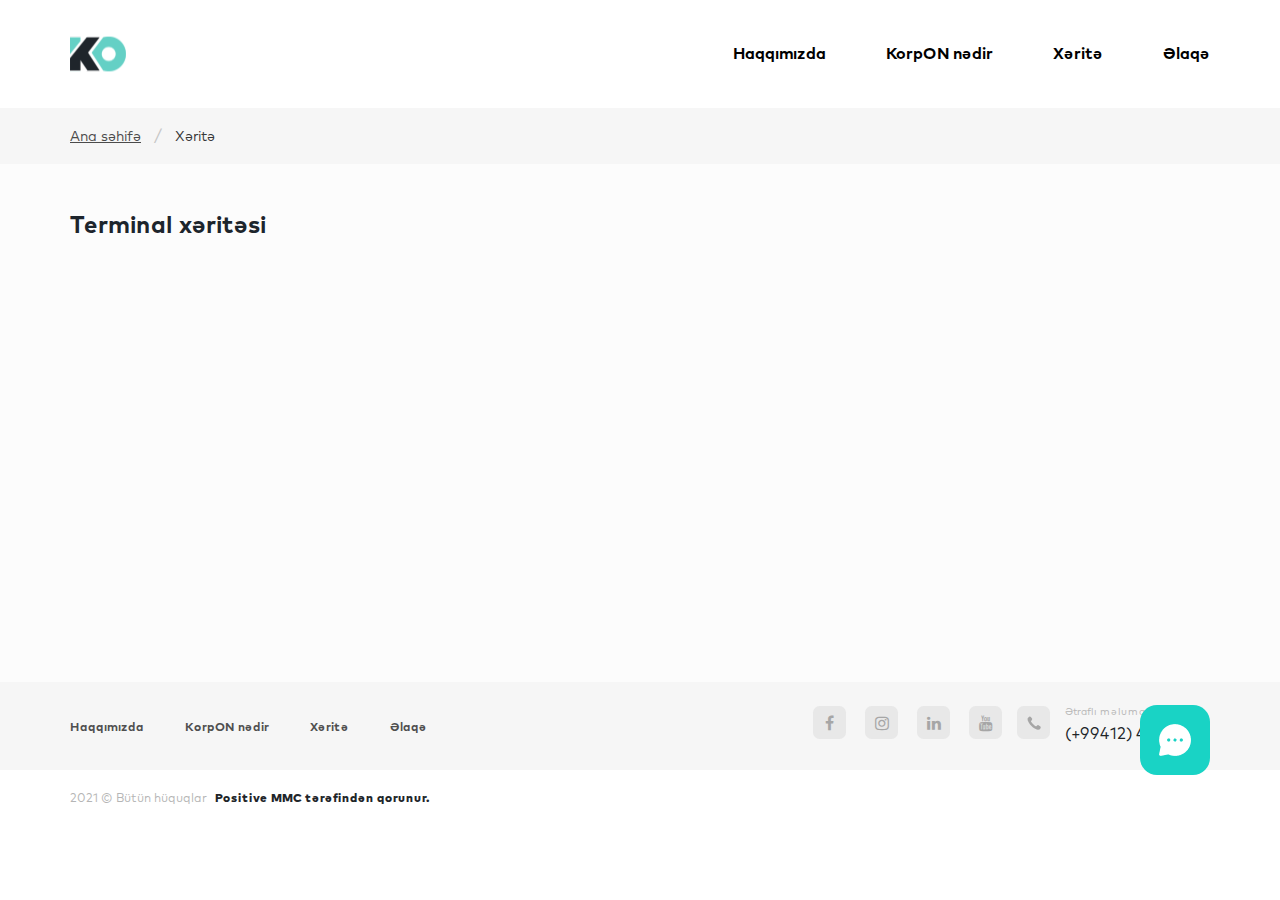
<file: map.html>
<!DOCTYPE html>
<html lang="en">

<head>
    <script>(function (w, d, s, l, i) {
            w[l] = w[l] || []; w[l].push({
                'gtm.start':
                    new Date().getTime(), event: 'gtm.js'
            }); var f = d.getElementsByTagName(s)[0],
                j = d.createElement(s), dl = l != 'dataLayer' ? '&l=' + l : ''; j.async = true; j.src =
                    'https://www.googletagmanager.com/gtm.js?id=' + i + dl; f.parentNode.insertBefore(j, f);
        })(window, document, 'script', 'dataLayer', 'GTM-WRL2KD8');</script>
    <meta charset="UTF-8" />
    <meta http-equiv="X-UA-Compatible" content="IE=edge" />
    <meta name="viewport" content="width=device-width, initial-scale=1.0" />
    <title>KorpOn</title>
    <link rel="icon" type="image/x-icon" href="./assets/images/logo.svg" />
    <link rel="stylesheet" href="./assets/styles/global.css" />
    <link rel="stylesheet" href="./assets/styles/map.css" />
    <link rel="stylesheet" href="./assets/bootstrap/bootstrap.min.css" />
    <!-- font awesome -->
    <link rel="stylesheet" href="https://cdnjs.cloudflare.com/ajax/libs/font-awesome/4.7.0/css/font-awesome.min.css" />
</head>

<body>
    <noscript><iframe src="https://www.googletagmanager.com/ns.html?id=GTM-WRL2KD8" height="0" width="0"
            style="display:none;visibility:hidden"></iframe></noscript>
    <header>
        <div class="header_container">
            <div>
                <div class="logo">
                    <a href="./index.html">
                        <img src="./assets/images/logo.svg" alt="" />
                    </a>
                </div>
                <nav>
                    <ul>
                        <li><a href="./about.html">Haqqımızda</a></li>
                        <li><a href="./korpOn.html">KorpON nədir</a></li>
                        <li><a href="./map.html">Xəritə</a></li>
                        <li><a href="./contact.html">Əlaqə</a></li>
                    </ul>
                </nav>
            </div>
        </div>
    </header>

    <div class="mobile_menu">
        <div class="menu_header">
            <div class="logo">
                <a href="./index.html">
                    <img src="./assets/images/mobile-menu/logo.png" alt="" />
                </a>
            </div>
            <div class="bar_icon">
                <img src="./assets/images/mobile-menu/Group.png" alt="" />
            </div>
        </div>
        <div class="menu_body">
            <nav>
                <ul>
                    <li><a href="./about.html">Haqqımızda</a></li>
                    <li><a href="./korpOn.html">KorpON nədir</a></li>
                    <li><a href="./map.html">Xəritə</a></li>
                    <li><a href="./contact.html">Əlaqə</a></li>
                </ul>
            </nav>
        </div>
    </div>
    <section class="map">
        <div class="navigation_tab">
            <a href="./index.html" class="font_14">Ana səhifə</a>
            <span class="slash">/</span>
            <span class="font_14">Xəritə</span>
        </div>
        <div class="map_container">
            <h2>Terminal xəritəsi</h2>
            <div class="map_content">
                <iframe src="https://www.google.com/maps/d/embed?mid=1DtOwqtjMpKvHnkpcahzg5hGxBVSshskC&ehbc=2E312F"
                    width="100%" height="382"></iframe>
            </div>
        </div>
    </section>

    <footer>
        <div class="primary_footer">
            <nav>
                <ul>
                    <li><a href="./about.html">Haqqımızda</a></li>
                    <li><a href="./korpOn.html">KorpON nədir</a></li>
                    <li><a href="./map.html">Xəritə</a></li>
                    <li><a href="./contact.html">Əlaqə</a></li>
                </ul>
            </nav>
            <div class="contact_section">
                <div class="social_icons">
                    <a href="https://www.facebook.com/korpon.az" target="_blank">
                        <i class="fa fa-facebook"></i>
                    </a>
                    <a href="https://www.instagram.com/korpon.az/" target="_blank">
                        <i class="fa fa-instagram"></i>
                    </a>
                    <a href="https://www.linkedin.com/company/korpon/?viewAsMember=true" target="_blank">
                        <i class="fa fa-linkedin"></i>
                    </a>
                    <a href="https://www.youtube.com/channel/UC012WGI1fCRIuEbvktmoBwA" target="_blank">
                        <i class="fa fa-youtube"></i>
                    </a>
                </div>
                <div class="phone">
                    <a href="https://wa.me/994994339933" target="_blank">
                        <img src="./assets/images/social-icons/phone-icon.png" alt="" />
                    </a>
                    <div>
                        <span>Ətraflı məlumat üçün</span>
                        <span>(+99412) 433 99 33</span>
                    </div>
                </div>
            </div>
        </div>
        <div class="secondary_footer">
            <span>
                2021 © Bütün hüquqlar
            </span>
            <span>
                Positive MMC tərəfindən qorunur.
            </span>
        </div>
    </footer>

    <div class="message-icon">
        <a href="https://wa.me/994994339933" target="_blank">
            <img src="./assets/images/message-icon.png" alt="" />
        </a>
    </div>

    <script src="./assets/bootstrap/bootstrap.min.js"></script>
    <script src="./assets/jquery/jquery.min.js"></script>
    <script src="./assets/js/main.js"></script>
</body>

</html>
</file>
<file: assets/styles/global.css>
@import './header.css';
@import './footer.css';
@font-face {
    font-family: mark-pro;
    src: url('../fonts/Mark\ Pro.ttf');
}

@font-face {
    font-family: mark-pro-medium;
    src: url('../fonts/Mark\ Pro\ Medium.ttf');
}

@font-face {
    font-family: mark-pro-bold;
    src: url('../fonts/Mark\ Pro\ Bold.ttf');
}

@font-face {
    font-family: mark-pro-heavy-regular;
    src: url('../fonts/Mark\ Pro\ Heavy.ttf');
}

* {
    padding: 0;
    margin: 0;
    box-sizing: border-box;
    font-family: mark-pro;
}

body {
    position: relative;
    display: flex;
    flex-flow: column;
    height: 100%;
}

ul {
    list-style: none;
    margin-bottom: 0px !important;
    padding-left: 0px !important;
}

a {
    text-decoration: none;
}

p {
    margin-bottom: 0px !important;
}

section {
    padding: 0 70px;
}

section h2 {
    font-size: 24px;
    font-family: mark-pro-bold;
    line-height: 30.42px;
    color: var(--secondaryColor);
    margin-bottom: 0px !important;
}

:root {
    --primaryColor: #19D3C5;
    --secondaryColor: #1D252C;
    --ligherColor: #DDF6F5;
}

.title {
    color: var(--secondaryColor);
    text-align: center;
}

.title_large {
    font-size: 36px;
    font-family: mark-pro-heavy-regular;
    line-height: 46px;
}

.font_14 {
    font-size: 14px;
    line-height: 18px;
}

.font_16 {
    font-size: 16px;
    font-weight: 400;
    line-height: 20px;
}

.button {
    padding: 15px 40px;
    border-radius: 40px;
    border: none;
}

.button_primary {
    color: #fff;
    background-color: var(--primaryColor);
    border: 1px solid var(--primaryColor);
    transition: all .3s ease-in-out;
}

.button.disable {
    opacity: 0.6;
    pointer-events: none;
}

.navigation_tab {
    padding: 16px 70px;
    background-color: #F6F6F6;
}

.navigation_tab a {
    color: #4B4B4B;
    text-decoration: underline;
}

.navigation_tab span.slash {
    color: #C7C7C7;
    margin: 0 9px;
}

.navigation_tab span:last-child {
    color: #373737;
}

label {
    color: #4D4D4D;
    margin-bottom: 8px;
    font-family: mark-pro-bold;
}

input,
textarea,
select {
    border: none;
    background-color: #F3F3F3;
    height: 40px;
    width: 240px;
    border-radius: 4px;
    text-indent: 12px;
}

input:focus-visible,
textarea:focus-visible,
select:focus-visible {
    outline: none;
}

input::placeholder {
    color: #B7B7B7;
    font-weight: 400;
}

form button {
    display: flex;
    align-items: center;
    justify-content: center;
    width: 138px;
    height: 44px;
}

.form_item {
    display: flex;
    flex-direction: column;
    font-size: 14px;
    line-height: 17.75px;
    padding: 0 35px 40px 0;
}

.message-icon {
    position: fixed;
    right: 70px;
    bottom: 125px;
    display: inline-flex;
    justify-content: center;
    align-items: center;
    width: 70px;
    height: 70px;
    z-index: 1000;
    border-radius: 17px;
    background-color: var(--primaryColor);
}


/* map */

.map {
    padding: 52px 70px;
    background-color: #FCFCFC;
}

.map .map_content {
    margin-top: 54px;
    height: 327px;
    overflow-y: hidden;
    position: relative;
}

.map .map_content iframe {
    position: absolute;
    top: -55px;
    left: 0;
}


/* mobile menu */

.mobile_menu {
    position: relative;
    display: none;
    flex-direction: column;
    background-color: #fff;
}

.mobile_menu .menu_header {
    display: flex;
    flex-direction: row;
    justify-content: space-between;
    align-items: center;
    padding: 22px 30px;
    box-shadow: 0px 11px 38px rgba(0, 0, 0, 0.05);
}

.mobile_menu .menu_header .bar_icon {
    cursor: pointer;
}

.mobile_menu .menu_body {
    background-color: #fff;
    box-shadow: 0px 11px 38px rgba(0, 0, 0, 0.05);
    display: none;
    position: absolute;
    z-index: 10;
    top: 71px;
    width: 100%;
}

.mobile_menu .menu_body.show {
    display: block;
}

.mobile_menu .menu_body nav ul li {
    padding: 20px 30px;
}

.mobile_menu .menu_body nav ul li:not(:last-of-type) {
    border-bottom: 1px solid #F0F0F0;
}

.mobile_menu .menu_body nav ul li a {
    width: 100%;
    display: flex;
    text-decoration: none;
    font-size: 14px;
    font-family: mark-pro-bold;
    line-height: 18px;
    color: #000;
}

/* form success */
.success {
    width: 70%;
    display: none;
    justify-content: center;
    align-items: center;
    flex-direction: column;
    margin-top: 80px;
    text-align: center;
}

.success h5 {
    font-size: 21.09px;
    font-weight: bold;
    line-height: 26.73px;
    margin-top: 32.81px;
    margin-bottom: 0px;
    color: #4D4D4D;
}

.success p {
    color: #a4a4a4;
    font-size: 16.4px;
    line-height: 20.79px;
}

@media screen and (max-width:576px) {
    h2 {
        font-size: 16px !important;
        line-height: 20px !important;
    }
    .button {
        padding: 12px 35px;
    }
    .font_16 {
        font-size: 13.27px;
        line-height: 17px;
    }
    .title_large {
        font-size: 24px;
        line-height: 30.42px;
    }
    .map {
        padding: 30px 27px 73px 27px;
    }
    .map .map_content {
        margin-top: 30px;
    }
}

@media screen and (max-width:576px) {
    header {
        display: none;
    }
    .mobile_menu {
        display: flex;
    }
    .navigation_tab {
        padding: 16px 27px;
    }
    .message-icon {
        bottom: 55px;
        right: 16px;
    }
}
</file>
<file: assets/styles/home.css>
.header_and_map {
    width: 100%;
    height: auto;
    background-color: #fdfbfb;
    background-image: url('../images/dots.png');
    background-size: contain;
    background-position: center;
    background-repeat: no-repeat;
}

.header_and_map .map_container {
    display: flex;
    justify-content: center;
    align-items: center;
    flex-direction: column;
    padding-bottom: 40px;
}

.header_and_map .map_container p {
    color: #000000;
    padding: 15px 0 30px 0;
}

.header_and_map .map_container button a {
    color: #fff;
    text-decoration: none;
    font-family: mark-pro-bold;
}

.header_and_map .map_container button:hover {
    background-color: var(--primaryColor);
}

.header_and_map .map_container .example_image {
    margin-top: 60px;
}

.header_and_map .map_container .example_image img {
    max-width: 100%;
}

section.advantages {
    padding: 55px 70px 0 70px;
}

section.advantages h2 {
    padding-bottom: 57px;
}

.advantages .advantages_item_box {
    display: flex;
    align-items: flex-start;
    flex-direction: row;
    padding-bottom: 70px;
}

.advantages .advantages_item_box .item_img {
    width: 84.57px;
    min-width: 84.57px;
    height: 84.57px;
    display: flex;
    align-items: center;
    justify-content: center;
    border-radius: 16.73px;
    background-color: var(--ligherColor);
}

.advantages .advantages_item_box .item_img img {
    width: 34.37px;
    height: 34.37px;
}

.advantages .advantages_item_box .item_content {
    display: flex;
    flex-direction: column;
    justify-content: center;
    padding-left: 33.43px;
}

.advantages .advantages_item_box .item_content .content_title {
    font-size: 20px;
    font-weight: 700;
    font-family: mark-pro-bold;
    line-height: 25.35px;
    color: var(--secondaryColor);
    padding-bottom: 15px;
}

.advantages .advantages_item_box .item_content .content_text {
    color: #B2B2B2;
}

.partners {
    padding: 30px 70px;
    background-color: #FCFCFC;
}

.partners .owl-carousel {
    display: flex;
    flex-direction: row;
    justify-content: space-between;
    padding: 40px 0 30px 0;
}

.partners .owl-carousel .item img {
    height: 50px;
    object-fit: contain;
}

.partners a {
    display: inline-flex;
    text-decoration: underline;
    font-weight: 700;
    color: #4D4D4D;
    margin-top: 15px;
}

.partners a:hover {
    color: #4D4D4D;
}

.terminal_form {
    display: flex;
    flex-direction: row;
    padding: 70px 70px 0 70px;
}

.terminal_form .form_content {
    width: 55%;
    padding-bottom: 40px;
}

.terminal_form .form_content p {
    font-size: 18px;
    line-height: 22.82px;
    color: #C0C0C0;
    padding-top: 13px;
}

.terminal_form .form_content form {
    display: flex;
    flex-direction: column;
    padding-top: 40px;
}

.terminal_form .form_content form>div {
    display: flex;
    flex-direction: row;
}

.terminal_form .section_img {
    width: 45%;
}

.terminal_form .section_img img {
    max-width: 100%;
    max-height: 100%;
    transform: translateX(30px);
}

@media screen and (max-width:576px) {
    .header_and_map {
        padding: 0 27px;
    }
    .header_and_map .map_container p {
        padding: 10px 0 30px 0;
    }
    .header_and_map .map_container .example_image {
        margin-top: 30px;
    }
    section.advantages {
        padding: 35px 27px 0 27px;
    }
    section.advantages h2 {
        padding-bottom: 38px;
    }
    .advantages .advantages_item_box {
        padding-bottom: 25.57px;
    }
    .advantages .advantages_item_box .item_img {
        width: 71.08px;
        height: 71.08px;
        border-radius: 14.06px;
    }
    .advantages .advantages_item_box .item_img img {
        width: 30px;
        height: 30px;
    }
    .advantages .advantages_item_box .item_content {
        padding-left: 28.43px;
    }
    .advantages .advantages_item_box .item_content .content_title {
        font-size: 16.81px;
        line-height: 21.3px;
        padding-bottom: 10px;
    }
    .partners {
        padding: 30px 27px;
    }
    .terminal_form {
        padding: 30px 27px 38px 27px;
    }
    .terminal_form .section_img {
        display: none;
    }
    .terminal_form .form_content {
        width: 100%;
    }
    .terminal_form .form_content p {
        font-size: 14px;
        line-height: 17.75px;
    }
    .terminal_form .form_content form>div {
        flex-direction: column;
    }
    .terminal_form .success img {
        content: url('../images/Frame 61.png');
    }
    .form_item {
        padding: 0 0 22px 0;
    }
    .form_item input {
        width: 100%;
    }
}

@media screen and (max-width:768px) {
    .header_and_map .map_container {
        padding-top: 30px;
    }
}

@media screen and (max-width:1024px) {
    .terminal_form .form_content {
        width: 100%;
    }
    .terminal_form .section_img {
        display: none;
    }
    .terminal_form .success {
        width: 100%;
    }
}
</file>
<file: assets/styles/about.css>
header {
    padding: 35px 70px;
    flex: 0 1 auto;
}

.about_us {
    flex: 1 1 auto;
    padding: 0;
    min-height: 65vh;
}

.about_content {
    display: flex;
    flex-direction: row;
    justify-content: space-between;
    padding: 47px 70px 0 70px;
}

.about_content .about_text {
    width: 50%;
}

.about_content p {
    padding-top: 10px;
    color: #555555;
}

.about_content .korpon_logo {
    width: 50%;
    text-align: center;
    padding: 40px 0 170px 0;
}

.terminals {
    background: #F3F3F3;
    border: 2px solid #D1D1D1;
    border-radius: 7px;
    margin-top: 15px;
    padding: 19px 16px;
    color: #5A5A5A;
    font-weight: 700;
}

.terminals a,
.terminals a:hover {
    color: #5A5A5A;
}

@media screen and (max-width:576px) {
    .about_content {
        padding: 27px;
    }
    .terminals {
        line-height: 22px;
    }
}

@media screen and (max-width:768px) {
    .about_content .about_text {
        width: 100%;
    }
    .about_content .korpon_logo {
        display: none;
    }
}

@media screen and (max-width:992px) {
    .about_content .korpon_logo {
        text-align: right;
    }
}
</file>
<file: assets/styles/contact.css>
header {
    padding: 35px 70px;
}

.contact {
    padding-top: 35px;
    padding-bottom: 46px;
    color: #2f2f2f;
}

.contact_content {
    display: flex;
    flex-direction: row;
    border: 1px solid #f3f3f3;
    box-sizing: border-box;
    border-radius: 8px;
}

.contact_content .sidebar {
    width: 417px;
    min-width: 340px;
    background-color: #f7f7f7;
    border-radius: 8px 0px 0px 8px;
    padding: 37px 42px 47px 37px;
}

.contact h2 {
    padding-bottom: 60px;
    color: #2f2f2f;
}

.sidebar_item {
    display: flex;
    flex-direction: row;
}

.sidebar_item:not(:last-of-type) {
    padding-bottom: 50px;
}

.sidebar_item .item_body {
    display: flex;
    flex-direction: column;
    align-items: flex-start;
    padding-left: 25px;
}

.sidebar_item .item_body .title {
    font-weight: 700;
    padding-bottom: 12px;
    text-align: left;
}

.sidebar_item .item_body .text {
    line-height: 24px;
}

.contact_form {
    padding: 38px 160px 20px 54px;
    flex: 1;
}

.contact_form p {
    padding-bottom: 40px;
}

.contact_form form>div:first-child {
    display: grid;
    grid-template-columns: 1fr 1fr;
    grid-row-gap: 20px;
    grid-column-gap: 33px;
}

.contact_form form .form_item {
    padding: 0;
}

.contact_form form .form_item input,
.contact_form form .form_item select {
    width: 100%;
}

.contact_form form div.textarea_box {
    padding: 20px 0 28px 0;
}

.contact_form form textarea {
    width: 100%;
    height: 123px;
    padding: 15px 10px;
}

.contact_form form select {
    color: #b7b7b7;
}

.contact_form form select option {
    background-color: #fff !important;
}

.contact_form form select:focus-visible,
.contact_form form textarea:focus-visible {
    outline: none !important;
}

.contact_form .success {
    width: 100%;
}

@media screen and (max-width: 576px) {
    .contact {
        padding: 0 0 40px 0;
    }
    .contact_form {
        padding: 23px 27px 20px 27px;
    }
    .contact .contact_form h2 {
        padding-bottom: 23px;
    }
    .contact_form p {
        padding-bottom: 47px;
        font-size: 16px;
        line-height: 23.52px;
    }
    .contact_form form>div:first-child {
        grid-template-columns: 1fr;
    }
    .contact .sidebar {
        min-width: 200px;
    }
}

@media screen and (min-width: 576px) and (max-width: 768px) {
    .contact .contact_form {
        padding: 0px;
    }
}

@media screen and (max-width: 768px) {
    .contact_content {
        flex-direction: column;
    }
    .contact_content .sidebar {
        width: 100%;
        order: 2;
    }
    .contact_content .contact_form button {
        margin-bottom: 100px;
    }
    .contact_content {
        border: none;
        border-radius: 0;
    }
    .contact_content .sidebar {
        border-radius: 0px;
    }
}

@media screen and (min-width: 768px) and (max-width: 992px) {
    .contact_form form>div:first-child {
        grid-template-columns: 1fr;
    }
    .contact_form {
        padding: 23px 27px 20px 27px;
    }
    .contact_content .sidebar {
        padding: 37px 27px 47px 27px;
    }
}

@media screen and (min-width: 992px) and (max-width: 1200px) {
    .contact_form {
        padding: 38px 54px 20px 54px;
    }
}
</file>
<file: assets/styles/whatIsKorpon.css>
header {
    padding: 35px 70px;
}

.about_korpon {
    flex: 1 1 auto;
    min-height: 65vh;
    padding: 0;
}

.about_content {
    display: flex;
    flex-direction: row;
    justify-content: space-between;
}

.about_content .about_text {
    width: 50%;
    padding: 47px 70px 0 70px;
}

.about_content .terminal_bg {
    width: 50%;
}

.about_content .terminal_bg img {
    max-width: 100%;
}

.about_content p {
    padding-top: 10px;
    color: #555555;
}

.cards_container {
    display: grid;
    grid-gap: 31px;
    grid-template-columns: 1fr 1fr 1fr;
    padding: 30px 70px 87px 70px;
}

.cards_container .card {
    display: flex;
    flex-direction: column;
    border-radius: 8px;
    border: none;
    background-color: #f6f6f6;
    padding: 28px 50px 28px 28px;
    color: #000;
}

.cards_container .card .card_title {
    font-size: 18px;
    font-family: mark-pro-heavy-regular;
    line-height: 22.82px;
    padding-bottom: 10px;
}

.security_guarantee {
    padding: 45px 70px;
    background-color: #F9F8F8;
    background-image: url('../images/Vector.png');
    background-repeat: no-repeat;
    background-position: right;
}

.security_guarantee .security_content {
    width: 60%;
    color: #555555;
}

.security_guarantee .security_content h2 {
    color: #373737;
    padding-bottom: 10px;
}

.security_guarantee .security_content .bold_paragraf {
    font-weight: 700;
    padding: 36px 0 20px 0;
}

.security_guarantee .security_content .list_item {
    padding-bottom: 10px;
}

.security_guarantee .security_content .list_item::before {
    content: '';
    display: inline-flex;
    width: 5px;
    height: 6px;
    border-radius: 10px;
    background-color: #555;
    margin: 5px;
    transform: translateY(-2px);
}

.faq {
    padding: 45px 70px 190px 70px;
}

.faq_container {
    display: flex;
    flex-direction: row;
    justify-content: space-between;
}

.faq_categories {
    display: inline-flex;
    flex-direction: column;
    background-color: #FAFAFA;
    border-radius: 8px;
    padding: 43.38px 0 41px 35px;
    width: 314px;
    height: 270px;
}

.faq_container {
    padding-top: 50px;
}

.faq_categories .category_item {
    display: flex;
    align-items: center;
    flex-direction: row;
    color: #535353;
    cursor: pointer;
}

.faq_categories .category_item.active {
    color: #3F6B6A;
}

.faq_categories .category_item:not(:last-of-type) {
    padding-bottom: 20px;
}

.faq_categories .category_icon {
    display: inline-flex;
    justify-content: center;
    align-items: center;
    width: 50px;
}

.faq_content {
    width: 100%;
    padding-left: 30px;
    overflow: hidden;
}

.faq_content .accordion-item {
    border: 1px solid #D7E7FF !important;
    overflow: hidden !important;
    margin-bottom: 10px;
    border-radius: 6px !important;
    display: none;
}

.faq_content .accordion-item.show {
    display: block;
}

.faq_content .accordion-button {
    font-size: 14px;
    font-weight: 400;
    line-height: 18px;
    color: #050D4E;
    padding: 22px;
}

.faq_content .accordion-button[aria-expanded='false']::after {
    content: url('../images/accordian-plus.png');
}

.faq_content .accordion-button[aria-expanded='true']::after {
    content: url('../images/accordian-minus.png');
    transform: translateY(-5px);
}

.faq_content .accordion-button::after {
    background-image: none;
    width: 11px;
    height: 11px;
    transition: none;
}

.faq_content .accordion-button:not(.collapsed)::after {
    background-image: none;
}

.faq_content .accordion-button:focus {
    z-index: 3;
    border-color: none;
    outline: 0;
    box-shadow: none;
}

.faq_content .accordion-button:not(.collapsed) {
    color: #050D4E;
    background-color: #fff;
    box-shadow: none;
    border-bottom: none;
}

.faq_content .accordion-button[aria-expanded='true'] {
    border-bottom: 1px solid #D7E7FF;
}

.faq_content .accordion-body {
    padding: 22px;
    color: #050D4E;
}

.faq_content .accordion-body a {
    color: #050D4E;
}

@media screen and (max-width:576px) {
    .about_content .about_text {
        padding: 20px 27px 0 27px;
    }
    .cards_container {
        padding: 30px 27px 71px 27px;
        grid-template-columns: 1fr;
        grid-gap: 13px;
    }
    .security_guarantee {
        padding: 45px 27px;
    }
    .faq {
        padding: 34px 27px 107px 27px;
    }
    .faq_container {
        flex-direction: column;
        padding-top: 34px;
    }
    .faq_categories {
        width: 100%;
        height: 230px;
        margin-bottom: 44px;
    }
    .faq_content {
        padding-left: 0px;
    }
}

@media screen and (min-width:768px) and (max-width:992px) {
    .cards_container {
        grid-template-columns: 1fr 1fr;
    }
}

@media screen and (max-width:992px) {
    .about_content {
        flex-direction: column;
    }
    .about_content .about_text,
    .about_content .terminal_bg {
        width: 100%;
    }
    .about_content .terminal_bg {
        text-align: right;
        padding-top: 30px;
    }
    .about_content .terminal_bg img {
        content: url('../images/terminal-mobile-bg.png');
    }
    .security_guarantee {
        background-image: none;
    }
    .security_guarantee .security_content {
        width: 100%;
    }
}
</file>
<file: assets/styles/map.css>
header {
    padding: 35px 70px;
    flex: 0 1 auto;
}

.map {
    flex: 1 1 auto;
    padding: 0;
}

.map .map_container {
    padding: 47px 70px 60px 70px;
}

@media screen and (max-width:576px) {
    .map .map_container {
        padding: 27px 27px 60px 27px;
    }
}
</file>
